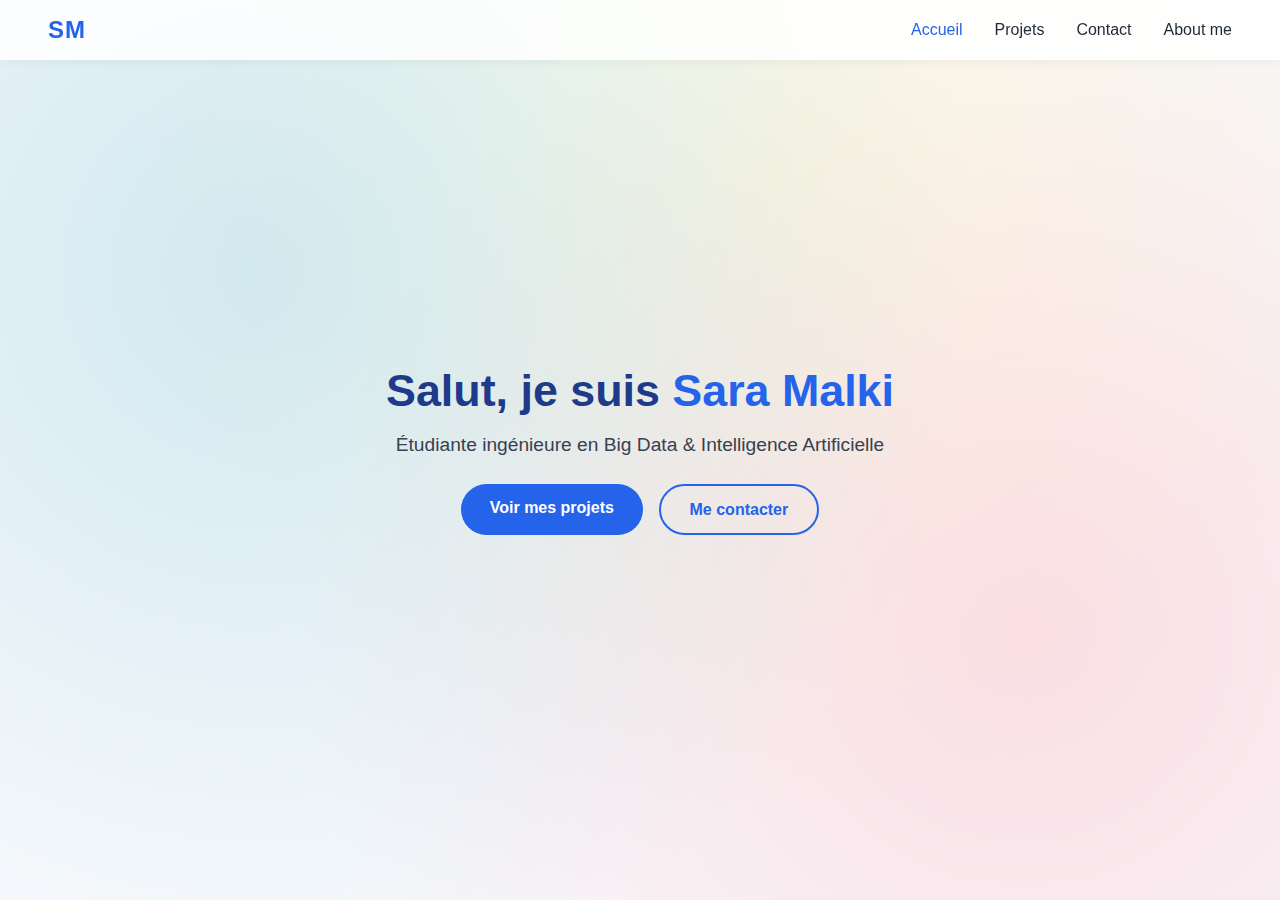
<file: index.html>
<!DOCTYPE html>
<html lang="fr">
<head>
  <meta charset="UTF-8">
  <meta name="viewport" content="width=device-width, initial-scale=1.0">
  <title>Sara Malki - Portfolio</title>
  <link rel="stylesheet" href="style.css">
</head>
<body class="home">

  <!-- Navigation -->
  <nav class="navbar">
    <div class="logo">SM</div>
    <ul class="nav-links">
      <li><a href="index.html" class="active">Accueil</a></li>
      <li><a href="projects.html">Projets</a></li>
      <li><a href="contact.html">Contact</a></li>
      <li><a href="aboutme.html">About me</a></li>
    </ul>
  </nav>

  <!-- Contenu principal -->
  <section class="hero">
    <h1>Salut, je suis <span>Sara Malki</span></h1>
    <h2>Étudiante ingénieure en Big Data & Intelligence Artificielle</h2>
    <div class="buttons">
      <a href="projects.html" class="btn">Voir mes projets</a>
      <a href="contact.html" class="btn-secondary">Me contacter</a>
    </div>
  </section>

</body>
</html>
</file>
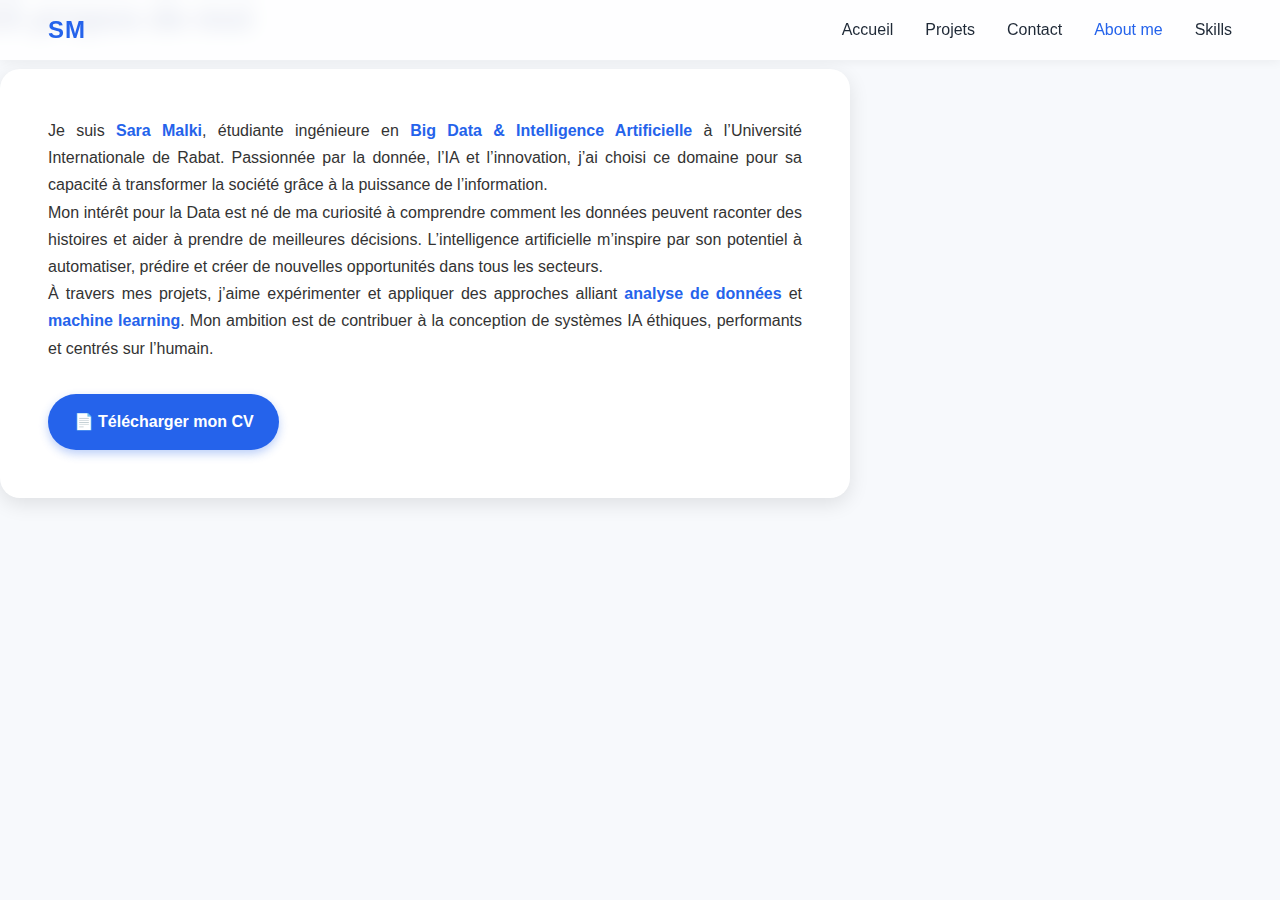
<file: aboutme.html>
<!DOCTYPE html>
<html lang="fr">
<head>
  <meta charset="UTF-8">
  <meta name="viewport" content="width=device-width, initial-scale=1.0">
  <title>À propos de moi - Sara Malki</title>
  <link rel="stylesheet" href="style.css">
</head>
<body>

  <!-- ✅ BARRE DE NAVIGATION EN HAUT -->
  <nav class="navbar">
    <div class="logo">SM</div>
    <ul class="nav-links">
      <li><a href="index.html">Accueil</a></li>
      <li><a href="projects.html">Projets</a></li>
      <li><a href="contact.html">Contact</a></li>
      <li><a href="aboutme.html" class="active">About me</a></li>
      <li><a href="skills.html">Skills</a></li>

    </ul>
  </nav>

  <!-- ✅ SECTION À PROPOS DE MOI -->
  <section class="about-section">
    <h1>À propos de moi</h1>

    <div class="about-container">
      <p>
        Je suis <strong>Sara Malki</strong>, étudiante ingénieure en <strong>Big Data & Intelligence Artificielle</strong>
        à l’Université Internationale de Rabat. Passionnée par la donnée, l’IA et l’innovation,
        j’ai choisi ce domaine pour sa capacité à transformer la société grâce à la puissance de l’information.
      </p>

      <p>
        Mon intérêt pour la Data est né de ma curiosité à comprendre comment les données peuvent raconter des histoires
        et aider à prendre de meilleures décisions. L’intelligence artificielle m’inspire par son potentiel à
        automatiser, prédire et créer de nouvelles opportunités dans tous les secteurs.
      </p>

      <p>
        À travers mes projets, j’aime expérimenter et appliquer des approches alliant
        <strong>analyse de données</strong> et <strong>machine learning</strong>.
        Mon ambition est de contribuer à la conception de systèmes IA éthiques, performants et centrés sur l’humain.
      </p>
        <a href="CV_Sara.pdf" download class="btn-cv">📄 Télécharger mon CV</a>

    </div>
  </section>

</body>
</html>
</file>
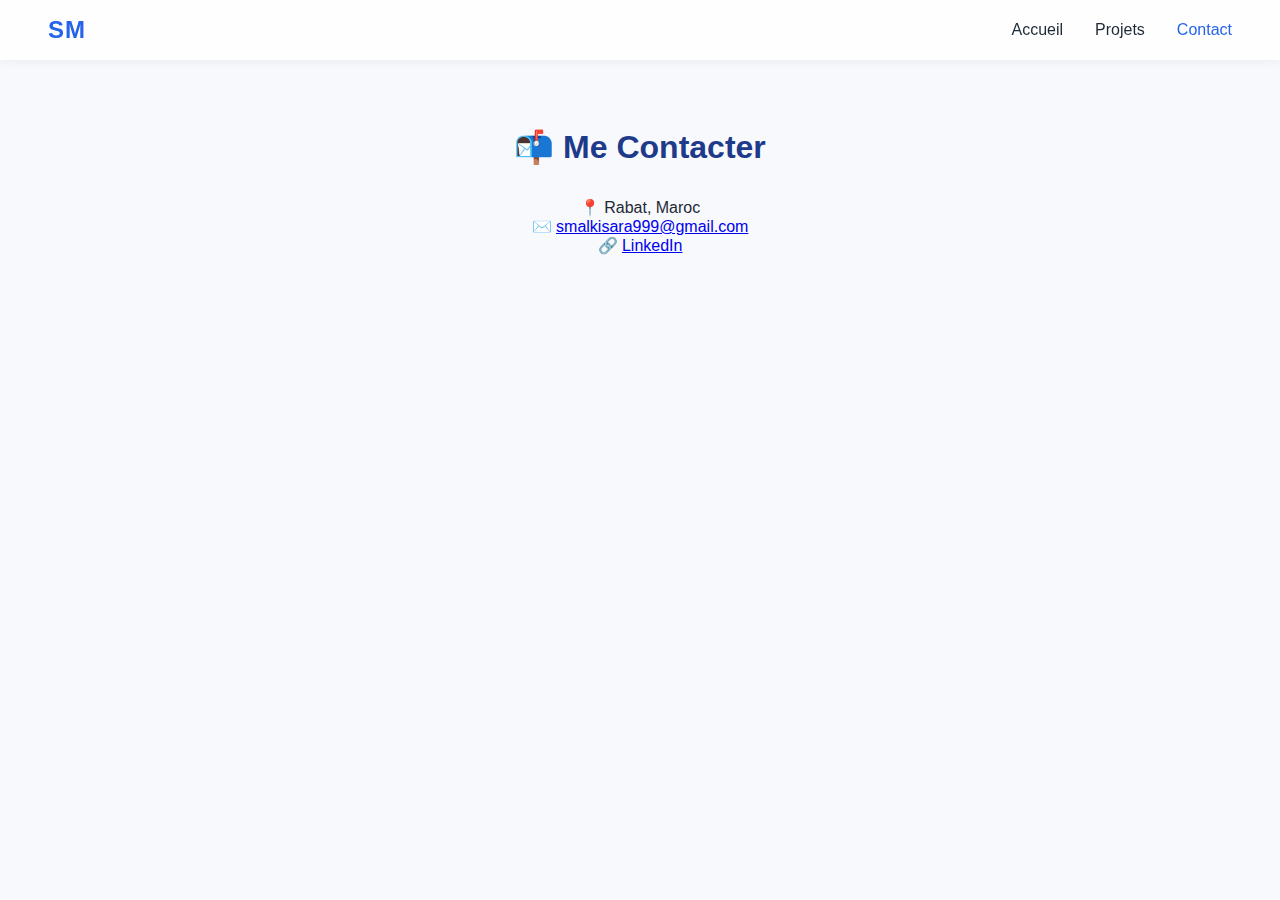
<file: contact.html>
<!DOCTYPE html>
<html lang="fr">
<head>
    <meta charset="UTF-8">
    <meta name="viewport" content="width=device-width, initial-scale=1.0">
    <title>Contact - Sara Malki</title>
    <link rel="stylesheet" href="style.css">
</head>
<body>
    <nav class="navbar">
        <div class="logo">SM</div>
        <ul class="nav-links">
            <li><a href="index.html">Accueil</a></li>
            <li><a href="projects.html">Projets</a></li>
            <li><a href="contact.html" class="active">Contact</a></li>
        </ul>
    </nav>

    <section class="page-content">
        <h1>📬 Me Contacter</h1>
        <p>📍 Rabat, Maroc</p>
        <p>✉️ <a href="mailto:smalkisara999@gmail.com">smalkisara999@gmail.com</a></p>
        <p>🔗 <a href="https://linkedin.com/in/sara-malki-a650b1336" target="_blank">LinkedIn</a></p>
    </section>
</body>
</html>
</file>
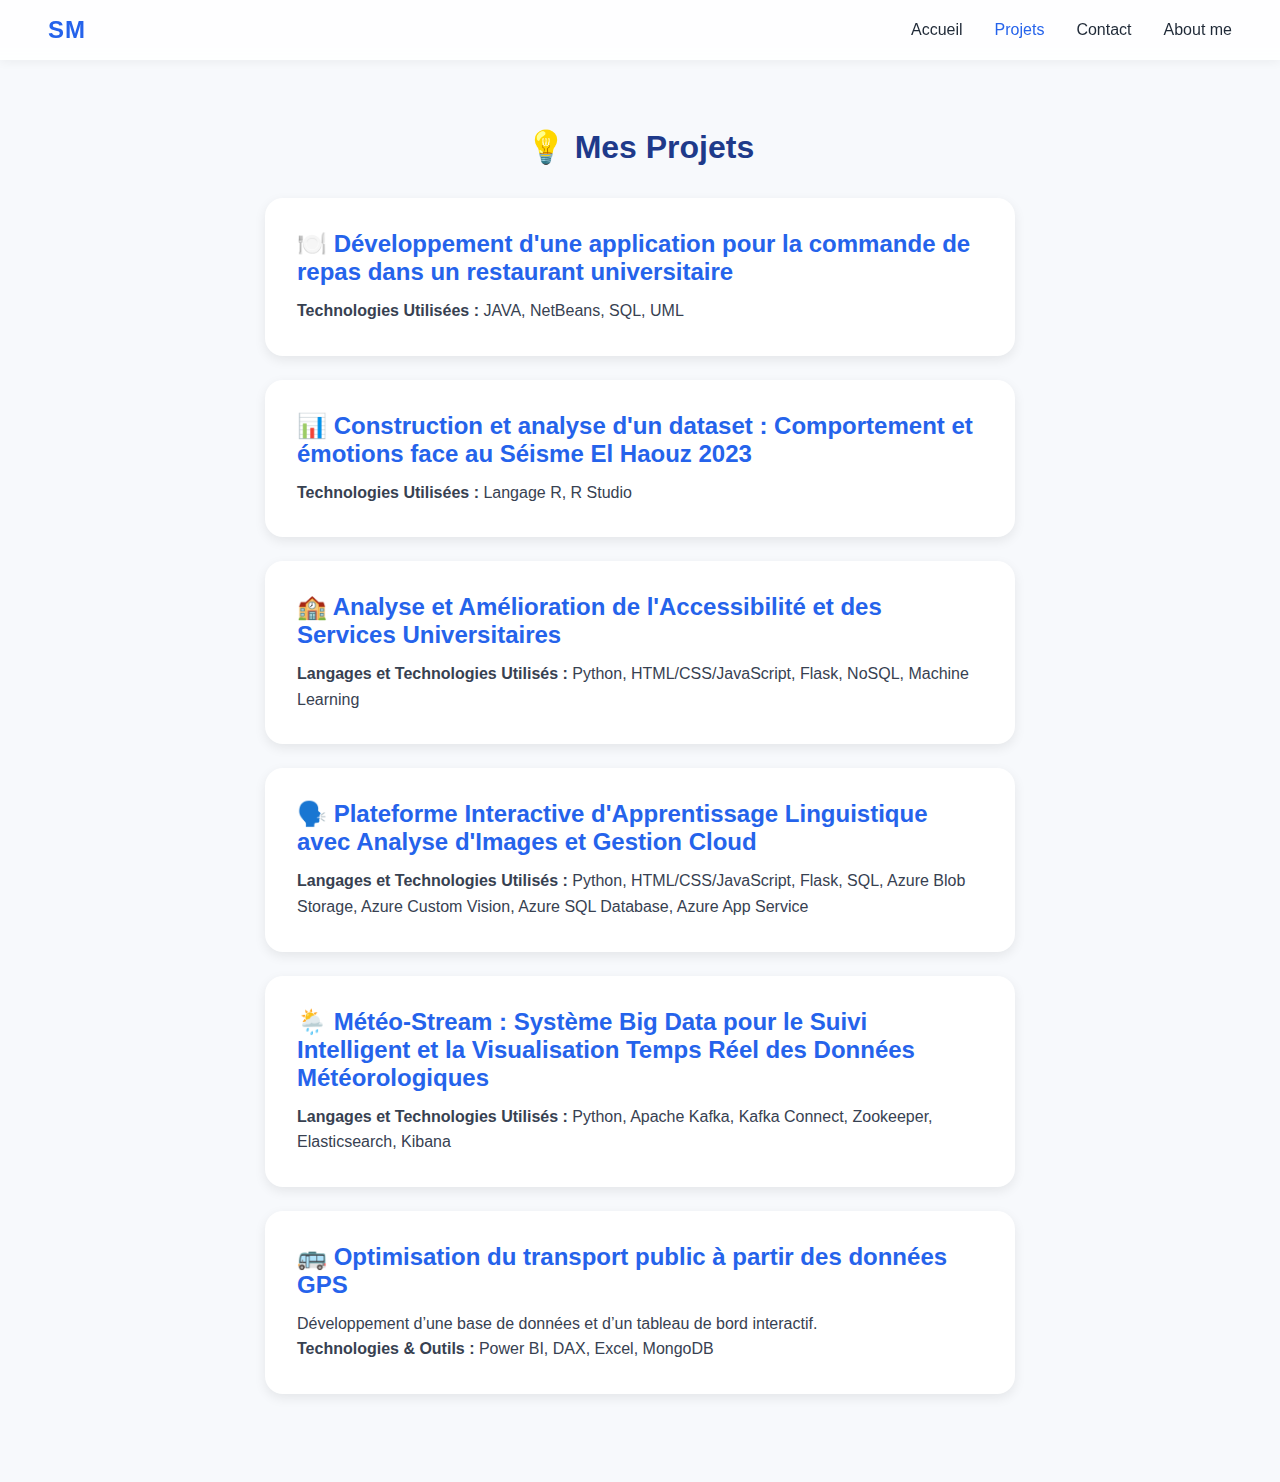
<file: projects.html>
<!DOCTYPE html>
<html lang="fr">
<head>
  <meta charset="UTF-8">
  <meta name="viewport" content="width=device-width, initial-scale=1.0">
  <title>Mes Projets - Sara Malki</title>
  <link rel="stylesheet" href="style.css">
</head>
<body>
  <!-- Barre de navigation -->
  <nav class="navbar">
    <div class="logo">SM</div>
    <ul class="nav-links">
      <li><a href="index.html">Accueil</a></li>
      <li><a href="projects.html" class="active">Projets</a></li>
      <li><a href="contact.html">Contact</a></li>
      <li><a href="aboutme.html">About me</a></li>
    </ul>
  </nav>

  <!-- Contenu principal -->
  <section class="page-content">
    <h1>💡 Mes Projets</h1>

    <!-- Projet 1 -->
    <div class="project-card">
      <h2>🍽️ Développement d'une application pour la commande de repas dans un restaurant universitaire</h2>
      <p><strong>Technologies Utilisées :</strong> JAVA, NetBeans, SQL, UML</p>
    </div>

    <!-- Projet 2 -->
    <div class="project-card">
      <h2>📊 Construction et analyse d'un dataset : Comportement et émotions face au Séisme El Haouz 2023</h2>
      <p><strong>Technologies Utilisées :</strong> Langage R, R Studio</p>
    </div>

    <!-- Projet 3 -->
    <div class="project-card">
      <h2>🏫 Analyse et Amélioration de l'Accessibilité et des Services Universitaires</h2>
      <p><strong>Langages et Technologies Utilisés :</strong> Python, HTML/CSS/JavaScript, Flask, NoSQL, Machine Learning</p>
    </div>

    <!-- Projet 4 -->
    <div class="project-card">
      <h2>🗣️ Plateforme Interactive d'Apprentissage Linguistique avec Analyse d'Images et Gestion Cloud</h2>
      <p><strong>Langages et Technologies Utilisés :</strong> Python, HTML/CSS/JavaScript, Flask, SQL, Azure Blob Storage, Azure Custom Vision, Azure SQL Database, Azure App Service</p>
    </div>

    <!-- Projet 5 -->
    <div class="project-card">
      <h2>🌦️ Météo-Stream : Système Big Data pour le Suivi Intelligent et la Visualisation Temps Réel des Données Météorologiques</h2>
      <p><strong>Langages et Technologies Utilisés :</strong> Python, Apache Kafka, Kafka Connect, Zookeeper, Elasticsearch, Kibana</p>
    </div>

    <!-- Projet 6 -->
    <div class="project-card">
      <h2>🚌 Optimisation du transport public à partir des données GPS</h2>
      <p>Développement d’une base de données et d’un tableau de bord interactif.</p>
      <p><strong>Technologies & Outils :</strong> Power BI, DAX, Excel, MongoDB</p>
    </div>

  </section>
</body>
</html>
</file>
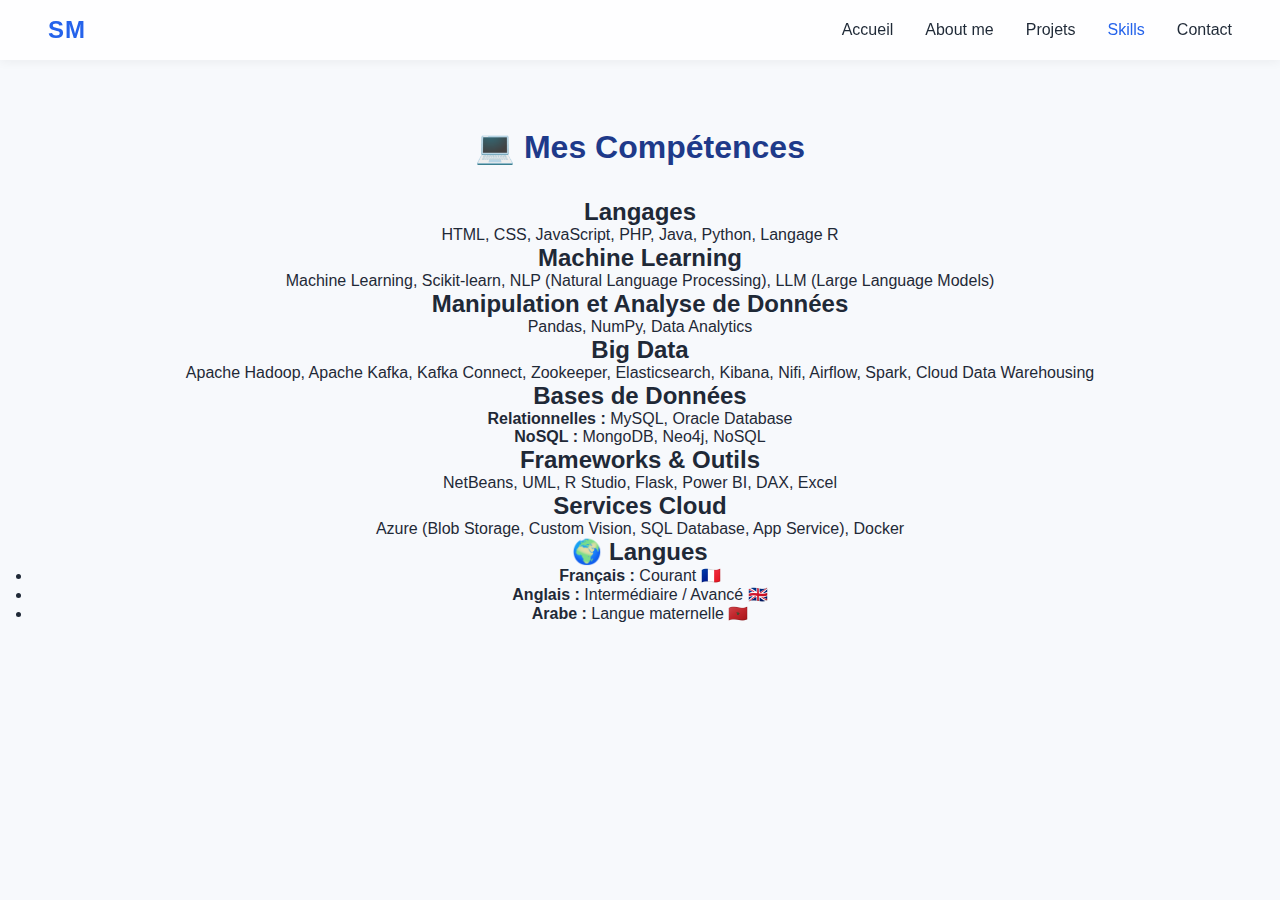
<file: skills.html>
<!DOCTYPE html>
<html lang="fr">
<head>
  <meta charset="UTF-8">
  <meta name="viewport" content="width=device-width, initial-scale=1.0">
  <title>Mes compétences </title>
  <link rel="stylesheet" href="style.css">
</head>
<body>

  <!-- Barre de navigation -->
  <nav class="navbar">
    <div class="logo">SM</div>
    <ul class="nav-links">
      <li><a href="index.html">Accueil</a></li>
      <li><a href="aboutme.html">About me</a></li>
      <li><a href="projects.html">Projets</a></li>
      <li><a href="skills.html" class="active">Skills</a></li>
      <li><a href="contact.html">Contact</a></li>
    </ul>
  </nav>

  <!-- Section principale -->
  <section class="page-content">
    <h1>💻 Mes Compétences</h1>

    <!-- Bloc : Compétences Techniques -->
    <div class="skills-card">
      <h2>Langages</h2>
      <p>HTML, CSS, JavaScript, PHP, Java, Python, Langage R</p>

      <h2>Machine Learning</h2>
      <p>Machine Learning, Scikit-learn, NLP (Natural Language Processing), LLM (Large Language Models)</p>

      <h2>Manipulation et Analyse de Données</h2>
      <p>Pandas, NumPy, Data Analytics</p>

      <h2>Big Data</h2>
      <p>Apache Hadoop, Apache Kafka, Kafka Connect, Zookeeper, Elasticsearch, Kibana, Nifi, Airflow, Spark, Cloud Data Warehousing</p>

      <h2>Bases de Données</h2>
      <p>
        <strong>Relationnelles :</strong> MySQL, Oracle Database<br>
        <strong>NoSQL :</strong> MongoDB, Neo4j, NoSQL
      </p>

      <h2>Frameworks & Outils</h2>
      <p>NetBeans, UML, R Studio, Flask, Power BI, DAX, Excel</p>

      <h2>Services Cloud</h2>
      <p>Azure (Blob Storage, Custom Vision, SQL Database, App Service), Docker</p>
    </div>

    <!-- Bloc : Langues -->
    <div class="skills-card">
      <h2>🌍 Langues</h2>
      <ul class="lang-list">
        <li><strong>Français :</strong> Courant 🇫🇷</li>
        <li><strong>Anglais :</strong> Intermédiaire / Avancé 🇬🇧</li>
        <li><strong>Arabe :</strong> Langue maternelle 🇲🇦</li>
      </ul>
    </div>
  </section>

</body>
</html>
</file>
<file: style.css>
/* =============================
   STYLE GLOBAL - SARA MALKI
   ============================= */

/* --- Configuration générale --- */
* {
  margin: 0;
  padding: 0;
  box-sizing: border-box;
}

body {
  font-family: "Poppins", sans-serif;
  background-color: #f7f9fc;
  color: #1f2937;
  scroll-behavior: smooth;
}

/* --- Barre de navigation --- */
.navbar {
  position: fixed;
  top: 0;
  width: 100%;
  background: rgba(255, 255, 255, 0.85);
  backdrop-filter: blur(10px);
  display: flex;
  justify-content: space-between;
  align-items: center;
  padding: 1em 3em;
  box-shadow: 0 2px 10px rgba(0, 0, 0, 0.05);
  z-index: 10;
}

.logo {
  font-weight: 700;
  font-size: 1.5em;
  color: #2563eb;
  letter-spacing: 1px;
}

.nav-links {
  list-style: none;
  display: flex;
  gap: 2em;
}

.nav-links a {
  text-decoration: none;
  color: #1f2937;
  font-weight: 500;
  transition: color 0.3s;
}

.nav-links a:hover,
.nav-links .active {
  color: #2563eb;
}

/* =============================
   PAGE D’ACCUEIL
   ============================= */
.home {
  background: radial-gradient(circle at 20% 30%, rgba(173, 216, 230, 0.5), transparent 60%),
              radial-gradient(circle at 80% 70%, rgba(255, 182, 193, 0.4), transparent 60%),
              radial-gradient(circle at 60% 20%, rgba(255, 255, 204, 0.5), transparent 60%),
              #f7f9fc;
  height: 100vh;
  display: flex;
  justify-content: center;
  align-items: center;
  text-align: center;
  flex-direction: column;
  padding: 2em;
}

.hero h1 {
  font-size: 2.8em;
  color: #1e3a8a;
  margin-bottom: 0.4em;
}

.hero h1 span {
  color: #2563eb;
}

.hero h2 {
  font-weight: 400;
  color: #374151;
  font-size: 1.2em;
  margin-bottom: 1.5em;
}

.buttons {
  display: flex;
  gap: 1em;
  justify-content: center;
}

.btn, .btn-secondary {
  text-decoration: none;
  padding: 0.9em 1.8em;
  border-radius: 30px;
  transition: 0.3s;
  font-weight: 600;
}

.btn {
  background-color: #2563eb;
  color: white;
}

.btn:hover {
  background-color: #1e3a8a;
}

.btn-secondary {
  border: 2px solid #2563eb;
  color: #2563eb;
}

.btn-secondary:hover {
  background-color: #2563eb;
  color: white;
}

}

/* =============================
   SECTION ABOUT ME
   ============================= */
.about-section {
  padding: 8em 2em 4em;
  min-height: 100vh;
  background: linear-gradient(to bottom right, #eef4ff, #e8f0fe);
  display: flex;
  flex-direction: column;
  align-items: center;
  text-align: center;
}

.about-section h1 {
  font-size: 2em;
  color: #1e3a8a;
  margin-bottom: 1em;
}

.about-container {
  max-width: 850px;
  background: white;
  padding: 3em;
  border-radius: 20px;
  box-shadow: 0 6px 20px rgba(0, 0, 0, 0.1);
  text-align: justify;
  line-height: 1.7;
  color: #333;
  transition: transform 0.3s ease;
}

.about-container:hover {
  transform: scale(1.02);
}

.about-container strong {
  color: #2563eb;
}
.navbar {
  position: fixed;
  top: 0;
  width: 100%;
  background: rgba(255, 255, 255, 0.85);
  backdrop-filter: blur(10px);
  display: flex;
  justify-content: space-between;
  align-items: center;
  padding: 1em 3em;
  box-shadow: 0 2px 10px rgba(0, 0, 0, 0.05);
  z-index: 10;
}
/* --- Bouton de téléchargement du CV --- */
.btn-cv {
  display: inline-block;
  margin-top: 2em;
  background-color: #2563eb;
  color: white;
  padding: 0.9em 1.6em;
  border-radius: 30px;
  text-decoration: none;
  font-weight: 600;
  box-shadow: 0 4px 10px rgba(37, 99, 235, 0.3);
  transition: background-color 0.3s, transform 0.2s;
}

.btn-cv:hover {
  background-color: #1e3a8a;
  transform: scale(1.05);
}



/* =============================
   SECTION PROJETS
   ============================= */
.page-content {
  padding: 8em 2em 4em;
  text-align: center;
  background-color: #f7f9fc;
}

.page-content h1 {
  font-size: 2em;
  color: #1e3a8a;
  margin-bottom: 1em;
}

.project-card {
  background: white;
  max-width: 750px;
  margin: 1.5em auto;
  padding: 2em;
  border-radius: 18px;
  box-shadow: 0 4px 12px rgba(0, 0, 0, 0.08);
  text-align: left;
  transition: transform 0.3s ease, box-shadow 0.3s ease;
}

.project-card:hover {
  transform: translateY(-5px);
  box-shadow: 0 8px 20px rgba(0, 0, 0, 0.12);
}

.project-card h2 {
  color: #2563eb;
  margin-bottom: 0.5em;
}

.project-card p {
  color: #374151;
  line-height: 1.6;
}

/* =============================
   SECTION CONTACT
   ============================= */
.contact-section {
  padding: 8em 2em 4em;
  text-align: center;
  background: linear-gradient(to bottom right, #f0f9ff, #e0f2fe);
}

.contact-section h1 {
  color: #1e3a8a;
  margin-bottom: 1em;
}

.contact-section p a {
  color: #2563eb;
  text-decoration: none;
  font-weight: 600;
}

.contact-section p a:hover {
  text-decoration: underline;
}

/* --- Footer (optionnel) --- */
footer {
  text-align: center;
  padding: 1.2em;
  background-color: #2563eb;
  color: white;
   /* =============================
   PAGE SKILLS
   ============================= */
.skills-card {
  background: white;
  max-width: 850px;
  margin: 2em auto;
  padding: 2.5em;
  border-radius: 18px;
  box-shadow: 0 6px 18px rgba(0, 0, 0, 0.08);
  text-align: left;
  line-height: 1.7;
  color: #333;
  transition: transform 0.3s ease, box-shadow 0.3s ease;
}

.skills-card:hover {
  transform: translateY(-5px);
  box-shadow: 0 8px 25px rgba(0, 0, 0, 0.12);
}

.skills-card h2 {
  color: #2563eb;
  margin-bottom: 0.5em;
  margin-top: 1.2em;
}

.skills-card p {
  color: #374151;
}

.edu-list, .lang-list {
  list-style: none;
  padding-left: 0;
}

.edu-list li, .lang-list li {
  margin: 1em 0;
  color: #333;
  line-height: 1.6;
}

}
</file>
